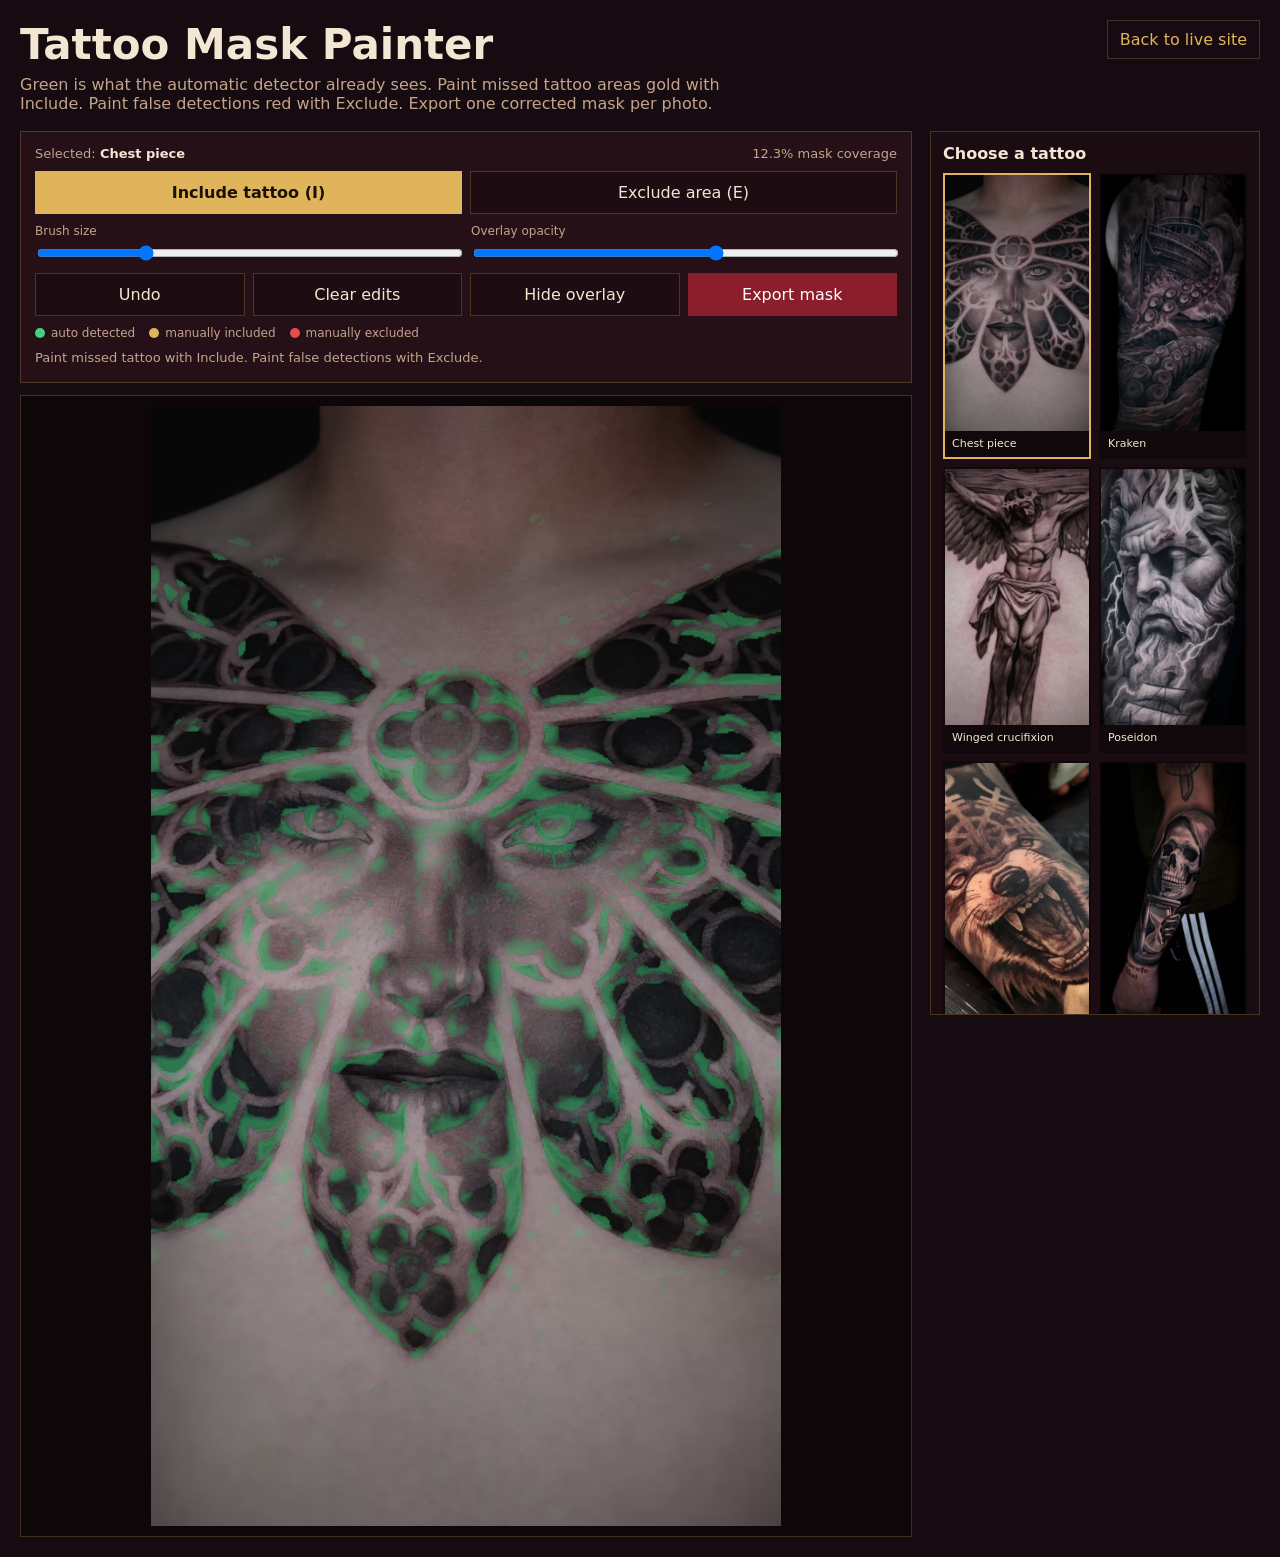
<file: mask-editor.html>
<!DOCTYPE html>
<html lang="en">
<head>
  <meta charset="UTF-8" />
  <meta name="viewport" content="width=device-width, initial-scale=1" />
  <meta name="theme-color" content="#160b10" />
  <title>Elements of Ink — Mask Painter</title>
  <style>
    :root {
      --bg: #160b10;
      --panel: #241016;
      --panel-2: #1a0c11;
      --bone: #f3e6d2;
      --dust: #c4a48a;
      --gold: #e0b45a;
      --blood: #8b1e2d;
      --line: rgba(224,180,90,.24);
      --green: #41d27e;
      --red: #e64c4c;
    }
    * { box-sizing: border-box; }
    html, body { margin: 0; min-height: 100%; background: var(--bg); color: var(--bone); }
    body { font-family: ui-sans-serif, system-ui, -apple-system, BlinkMacSystemFont, "Segoe UI", sans-serif; }
    button, input { font: inherit; }
    .shell { max-width: 1480px; margin: 0 auto; padding: 20px; }
    header { display: flex; justify-content: space-between; gap: 18px; align-items: flex-start; margin-bottom: 18px; }
    h1 { margin: 0 0 6px; font-size: clamp(26px, 4vw, 42px); font-weight: 650; }
    header p { margin: 0; color: var(--dust); max-width: 72ch; }
    .back { color: var(--gold); text-decoration: none; border: 1px solid var(--line); padding: 9px 12px; white-space: nowrap; }
    .layout { display: grid; grid-template-columns: minmax(0, 1fr) 330px; gap: 18px; align-items: start; }
    .editor { min-width: 0; }
    .toolbar {
      display: grid;
      grid-template-columns: repeat(2, minmax(0, 1fr));
      gap: 10px;
      padding: 14px;
      background: var(--panel);
      border: 1px solid var(--line);
      margin-bottom: 12px;
      position: sticky;
      top: 8px;
      z-index: 20;
    }
    .wide { grid-column: 1 / -1; }
    .meta { display: flex; justify-content: space-between; gap: 12px; color: var(--dust); font-size: 13px; }
    .meta strong { color: var(--bone); font-weight: 600; }
    .modes { display: grid; grid-template-columns: 1fr 1fr; gap: 8px; }
    .tool-btn {
      border: 1px solid var(--line);
      background: #1d0d12;
      color: var(--bone);
      padding: 11px 12px;
      cursor: pointer;
    }
    .tool-btn:hover { border-color: var(--gold); }
    .tool-btn.is-active { background: var(--gold); color: #1b1004; border-color: var(--gold); font-weight: 700; }
    #mode-exclude.is-active { background: var(--red); color: white; border-color: var(--red); }
    .slider { display: grid; gap: 5px; color: var(--dust); font-size: 12px; }
    .slider input { width: 100%; }
    .actions { display: grid; grid-template-columns: repeat(4, 1fr); gap: 8px; }
    #mask-export { background: var(--blood); color: white; border-color: var(--blood); }
    #mask-export:disabled { opacity: .5; cursor: wait; }
    #mask-status { color: var(--dust); min-height: 1.35em; font-size: 13px; }
    .legend { display: flex; gap: 14px; flex-wrap: wrap; font-size: 12px; color: var(--dust); }
    .legend span { display: inline-flex; gap: 6px; align-items: center; }
    .dot { width: 10px; height: 10px; border-radius: 50%; display: inline-block; }
    .dot.auto { background: var(--green); }
    .dot.include { background: var(--gold); }
    .dot.exclude { background: var(--red); }
    .stage-wrap { display: flex; justify-content: center; background: #0e0709; border: 1px solid var(--line); padding: 10px; }
    #mask-stage {
      width: min(100%, 630px);
      aspect-ratio: 9 / 16;
      position: relative;
      overflow: hidden;
      background: #10080b;
      touch-action: none;
      user-select: none;
    }
    #mask-photo, #mask-overlay { position: absolute; inset: 0; width: 100%; height: 100%; display: block; }
    #mask-photo { object-fit: cover; }
    #mask-overlay { cursor: crosshair; image-rendering: auto; }
    #mask-stage.is-excluding #mask-overlay { cursor: cell; }
    aside {
      background: var(--panel-2);
      border: 1px solid var(--line);
      padding: 12px;
      position: sticky;
      top: 8px;
      max-height: calc(100vh - 16px);
      overflow: auto;
    }
    aside h2 { margin: 0 0 10px; font-size: 16px; }
    .thumbs { display: grid; grid-template-columns: 1fr 1fr; gap: 8px; }
    [data-mask-item] {
      padding: 0;
      border: 2px solid transparent;
      background: #11080b;
      color: var(--bone);
      cursor: pointer;
      text-align: left;
      overflow: hidden;
    }
    [data-mask-item].is-selected { border-color: var(--gold); }
    [data-mask-item] img { width: 100%; aspect-ratio: 9/16; display: block; object-fit: cover; }
    [data-mask-item] span { display: block; padding: 6px 7px; font-size: 11px; line-height: 1.25; }
    .note { margin-top: 12px; color: var(--dust); font-size: 12px; line-height: 1.5; }
    @media (max-width: 980px) {
      .layout { grid-template-columns: 1fr; }
      aside { position: static; max-height: none; }
      .thumbs { grid-template-columns: repeat(4, 1fr); }
    }
    @media (max-width: 650px) {
      .shell { padding: 12px; }
      header { display: block; }
      .back { display: inline-block; margin-top: 12px; }
      .toolbar { position: static; grid-template-columns: 1fr; }
      .wide { grid-column: auto; }
      .actions { grid-template-columns: 1fr 1fr; }
      .thumbs { grid-template-columns: repeat(2, 1fr); }
    }
  </style>
</head>
<body>
  <div class="shell">
    <header>
      <div>
        <h1>Tattoo Mask Painter</h1>
        <p>Green is what the automatic detector already sees. Paint missed tattoo areas gold with Include. Paint false detections red with Exclude. Export one corrected mask per photo.</p>
      </div>
      <a class="back" href="./">Back to live site</a>
    </header>

    <div class="layout">
      <main class="editor">
        <section class="toolbar" aria-label="Mask painter controls">
          <div class="meta wide">
            <span>Selected: <strong id="mask-selected">—</strong></span>
            <span id="mask-coverage">0.0% mask coverage</span>
          </div>

          <div class="modes wide">
            <button class="tool-btn is-active" id="mode-include" type="button">Include tattoo (I)</button>
            <button class="tool-btn" id="mode-exclude" type="button">Exclude area (E)</button>
          </div>

          <label class="slider">Brush size
            <input id="mask-brush" type="range" min="3" max="80" value="22" />
          </label>
          <label class="slider">Overlay opacity
            <input id="mask-opacity" type="range" min="0.15" max="0.90" value="0.58" step="0.01" />
          </label>

          <div class="actions wide">
            <button class="tool-btn" id="mask-undo" type="button">Undo</button>
            <button class="tool-btn" id="mask-clear" type="button">Clear edits</button>
            <button class="tool-btn" id="mask-toggle" type="button">Hide overlay</button>
            <button class="tool-btn" id="mask-export" type="button" disabled>Export mask</button>
          </div>

          <div class="legend wide">
            <span><i class="dot auto"></i> auto detected</span>
            <span><i class="dot include"></i> manually included</span>
            <span><i class="dot exclude"></i> manually excluded</span>
          </div>
          <div id="mask-status" class="wide" role="status" aria-live="polite"></div>
        </section>

        <div class="stage-wrap">
          <div id="mask-stage">
            <img id="mask-photo" alt="Selected tattoo photograph" />
            <canvas id="mask-overlay" width="360" height="640" aria-label="Paint tattoo mask corrections"></canvas>
          </div>
        </div>
      </main>

      <aside>
        <h2>Choose a tattoo</h2>
        <div class="thumbs">
          <button data-mask-item data-src="assets/tattoo-16.jpg" data-label="Chest piece" data-pos-x="50" data-pos-y="46"><img src="assets/tattoo-16.jpg" alt="Chest piece" loading="lazy"><span>Chest piece</span></button>
          <button data-mask-item data-src="assets/tattoo-01.jpg" data-label="Kraken" data-pos-x="50" data-pos-y="46"><img src="assets/tattoo-01.jpg" alt="Kraken tattoo" loading="lazy"><span>Kraken</span></button>
          <button data-mask-item data-src="assets/tattoo-05.jpg" data-label="Winged crucifixion" data-pos-x="50" data-pos-y="18"><img src="assets/tattoo-05.jpg" alt="Winged crucifixion tattoo" loading="lazy"><span>Winged crucifixion</span></button>
          <button data-mask-item data-src="assets/tattoo-09.jpg" data-label="Poseidon" data-pos-x="48" data-pos-y="38"><img src="assets/tattoo-09.jpg" alt="Poseidon tattoo" loading="lazy"><span>Poseidon</span></button>
          <button data-mask-item data-src="assets/tattoo-14.jpg" data-label="Wolf" data-pos-x="50" data-pos-y="55"><img src="assets/tattoo-14.jpg" alt="Wolf tattoo" loading="lazy"><span>Wolf</span></button>
          <button data-mask-item data-src="assets/tattoo-13.jpg" data-label="Reaper" data-pos-x="28" data-pos-y="40"><img src="assets/tattoo-13.jpg" alt="Reaper tattoo" loading="lazy"><span>Reaper</span></button>
          <button data-mask-item data-src="assets/tattoo-02.jpg" data-label="Jaguar" data-pos-x="58" data-pos-y="36"><img src="assets/tattoo-02.jpg" alt="Jaguar tattoo" loading="lazy"><span>Jaguar</span></button>
          <button data-mask-item data-src="assets/tattoo-15.jpg" data-label="Father Time" data-pos-x="50" data-pos-y="48"><img src="assets/tattoo-15.jpg" alt="Father Time tattoo" loading="lazy"><span>Father Time</span></button>
          <button data-mask-item data-src="assets/tattoo-12.jpg" data-label="Rhino chest" data-pos-x="48" data-pos-y="30"><img src="assets/tattoo-12.jpg" alt="Rhino chest tattoo" loading="lazy"><span>Rhino</span></button>
          <button data-mask-item data-src="assets/tattoo-08.jpg" data-label="Story sleeve" data-pos-x="72" data-pos-y="38"><img src="assets/tattoo-08.jpg" alt="Story sleeve tattoo" loading="lazy"><span>Story sleeve</span></button>
          <button data-mask-item data-src="assets/tattoo-04.jpg" data-label="Back piece" data-pos-x="50" data-pos-y="36"><img src="assets/tattoo-04.jpg" alt="Back piece tattoo" loading="lazy"><span>Back piece</span></button>
          <button data-mask-item data-src="assets/tattoo-03.jpg" data-label="Portrait" data-pos-x="48" data-pos-y="42"><img src="assets/tattoo-03.jpg" alt="Portrait tattoo" loading="lazy"><span>Portrait</span></button>
          <button data-mask-item data-src="assets/tattoo-17.jpg" data-label="Norse sleeve" data-pos-x="50" data-pos-y="50"><img src="assets/tattoo-17.jpg" alt="Norse sleeve tattoo" loading="lazy"><span>Norse sleeve</span></button>
        </div>
        <p class="note">Amanda’s throne portrait is intentionally not included. Your manual edits are kept while this page stays open. Export each finished mask before refreshing or closing the page.</p>
      </aside>
    </div>
  </div>
  <script src="js/mask-painter.js?v=1"></script>
</body>
</html>
</file>
